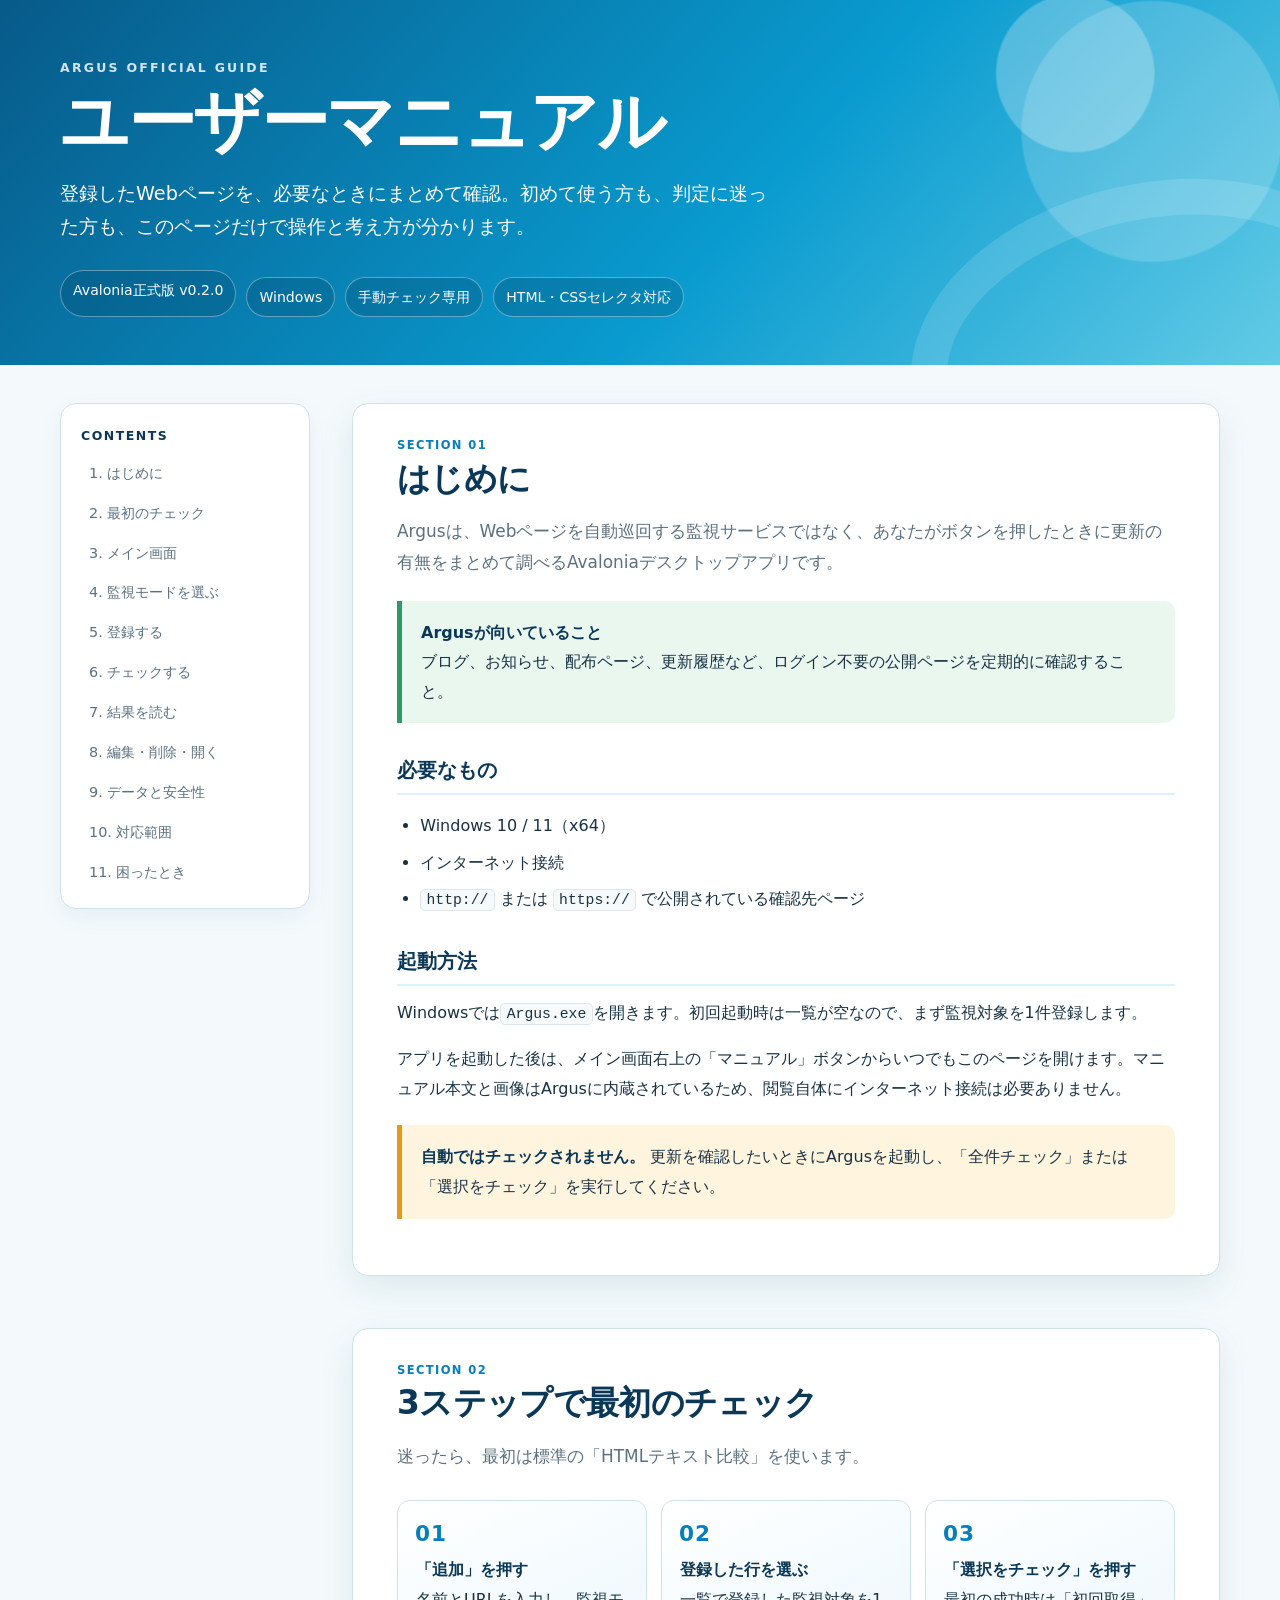
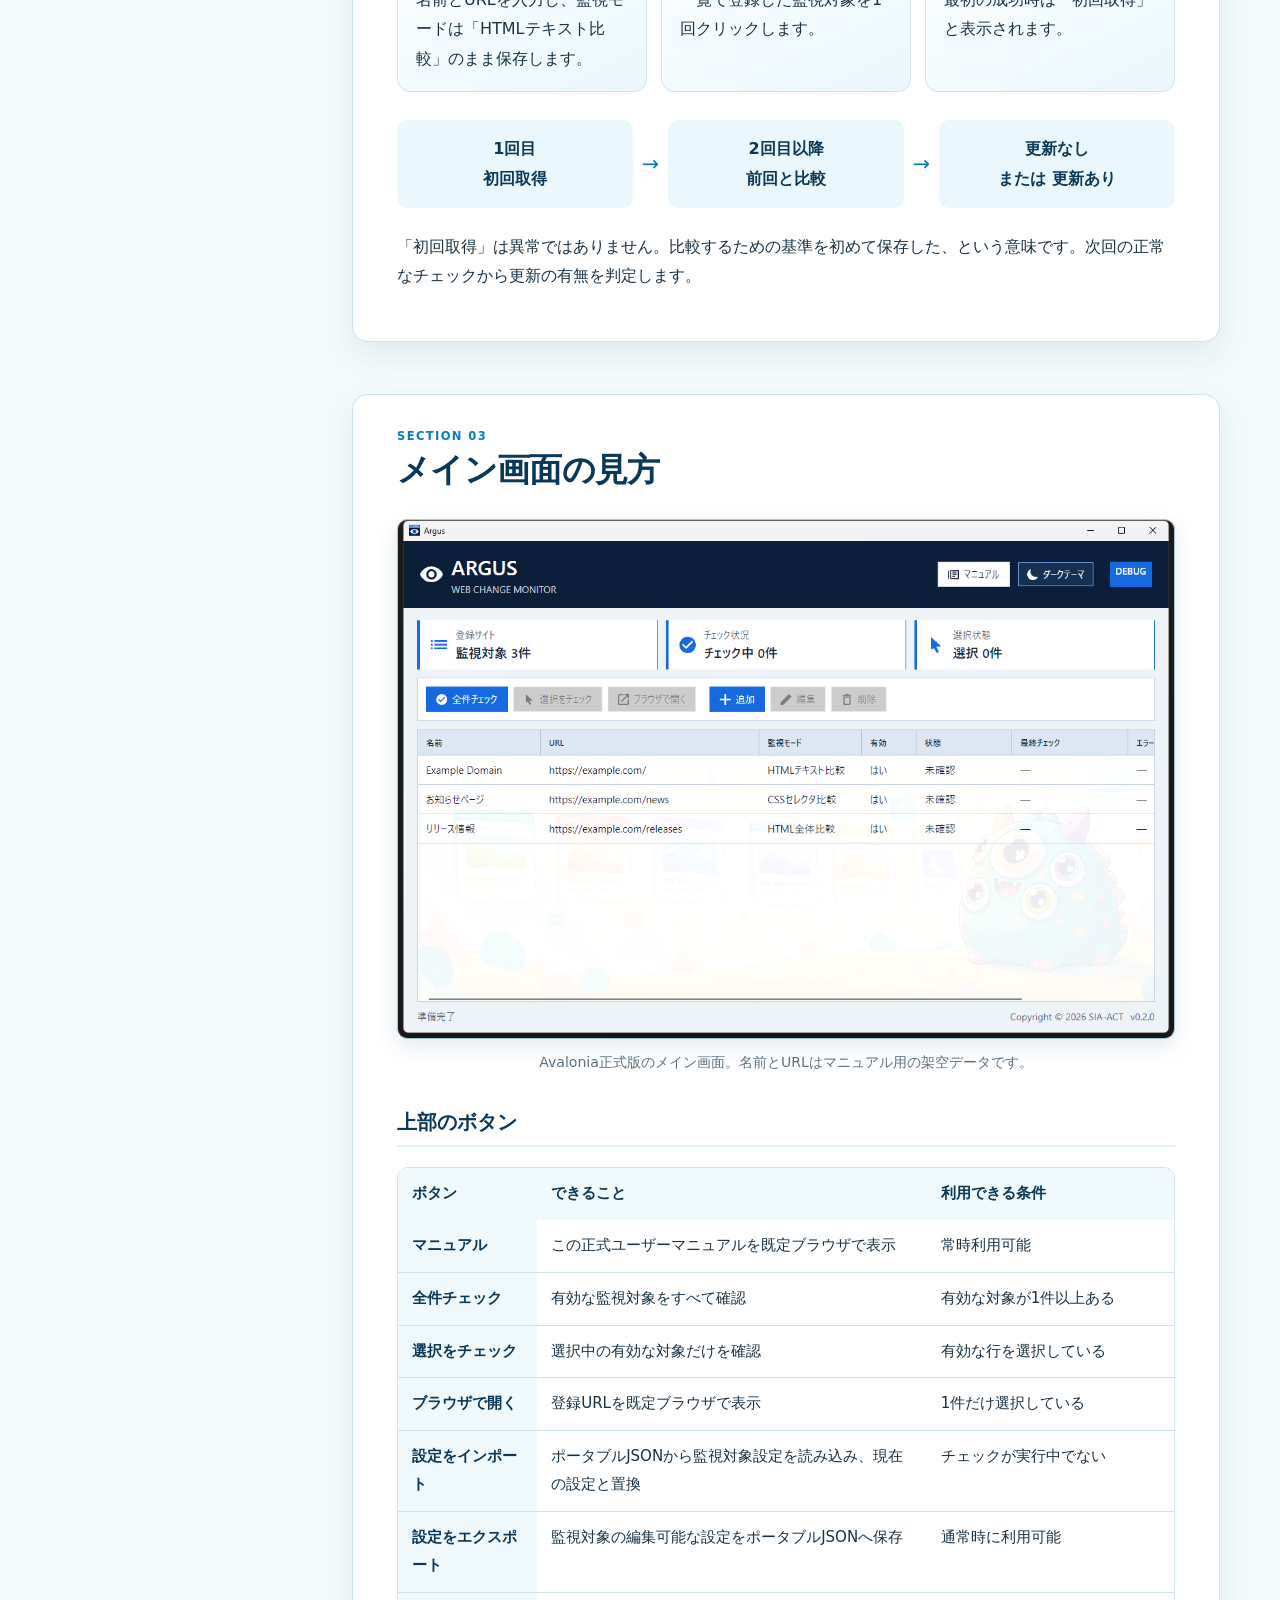
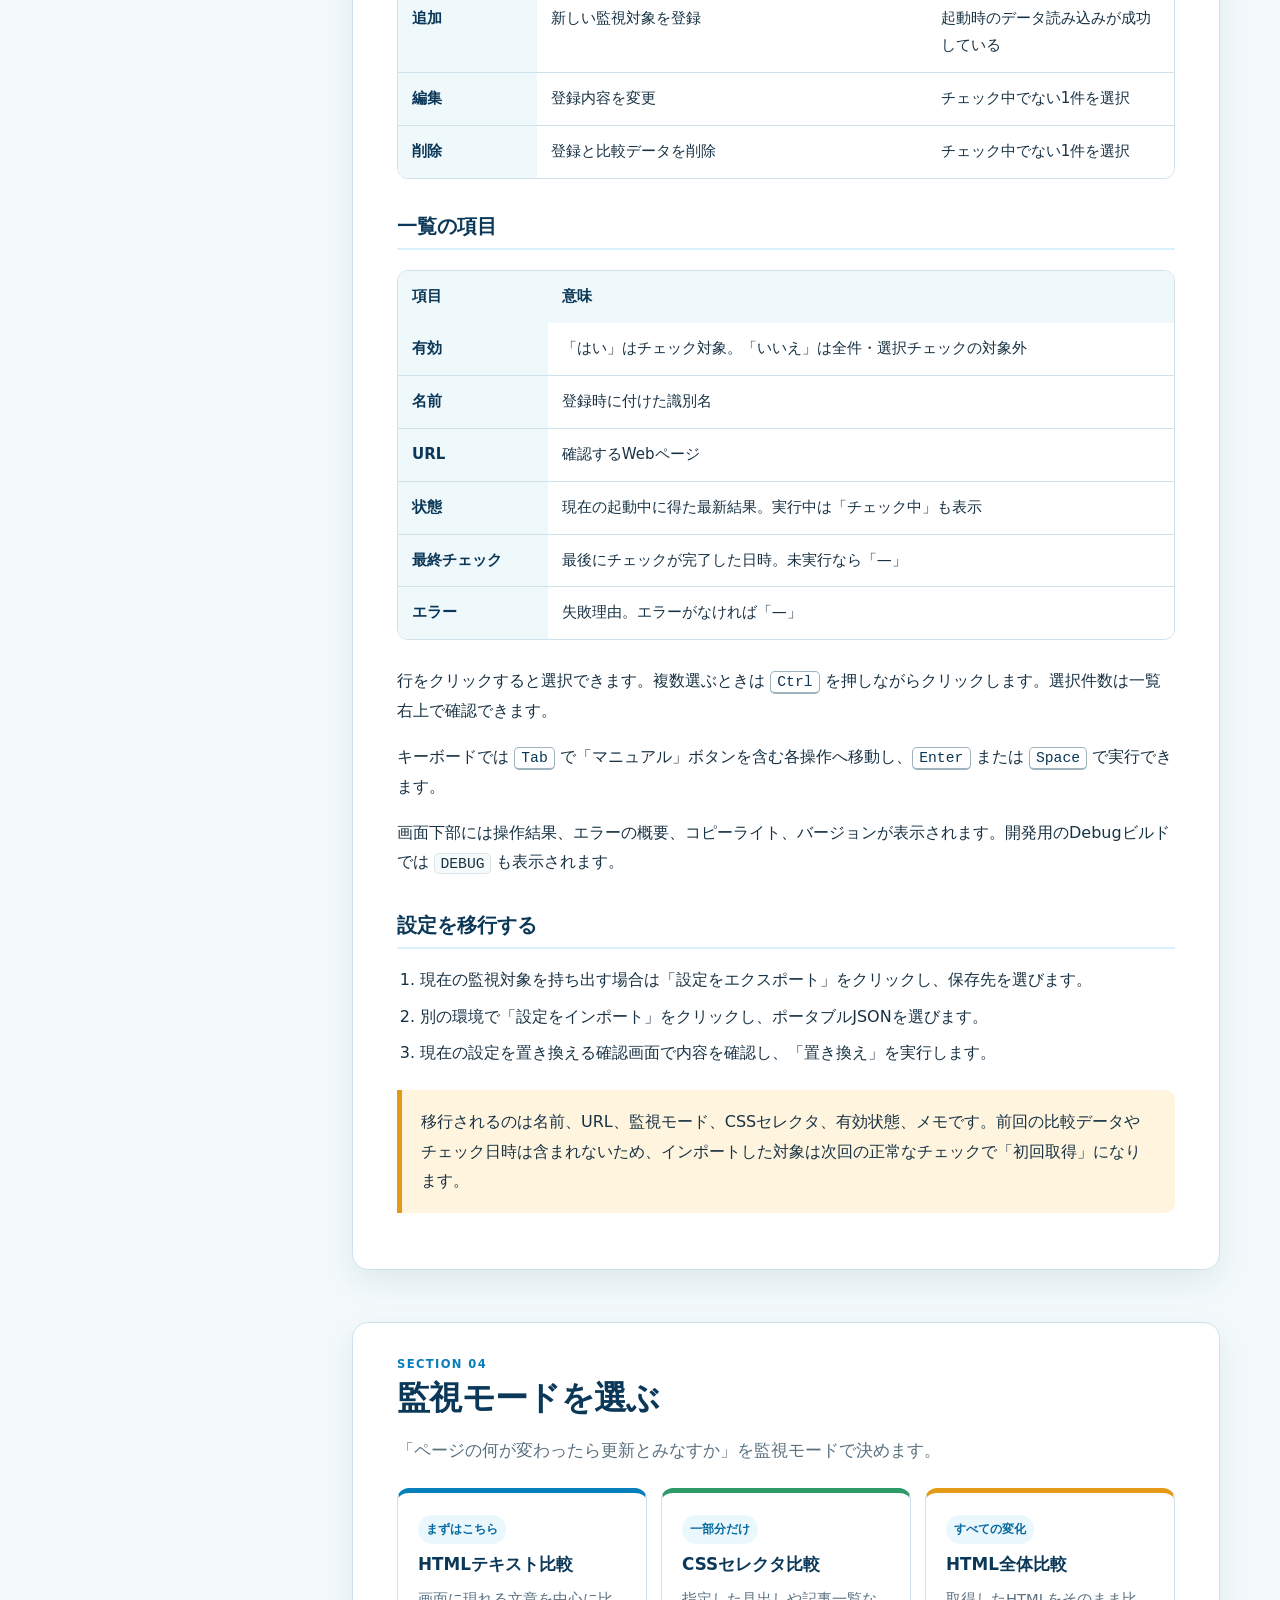
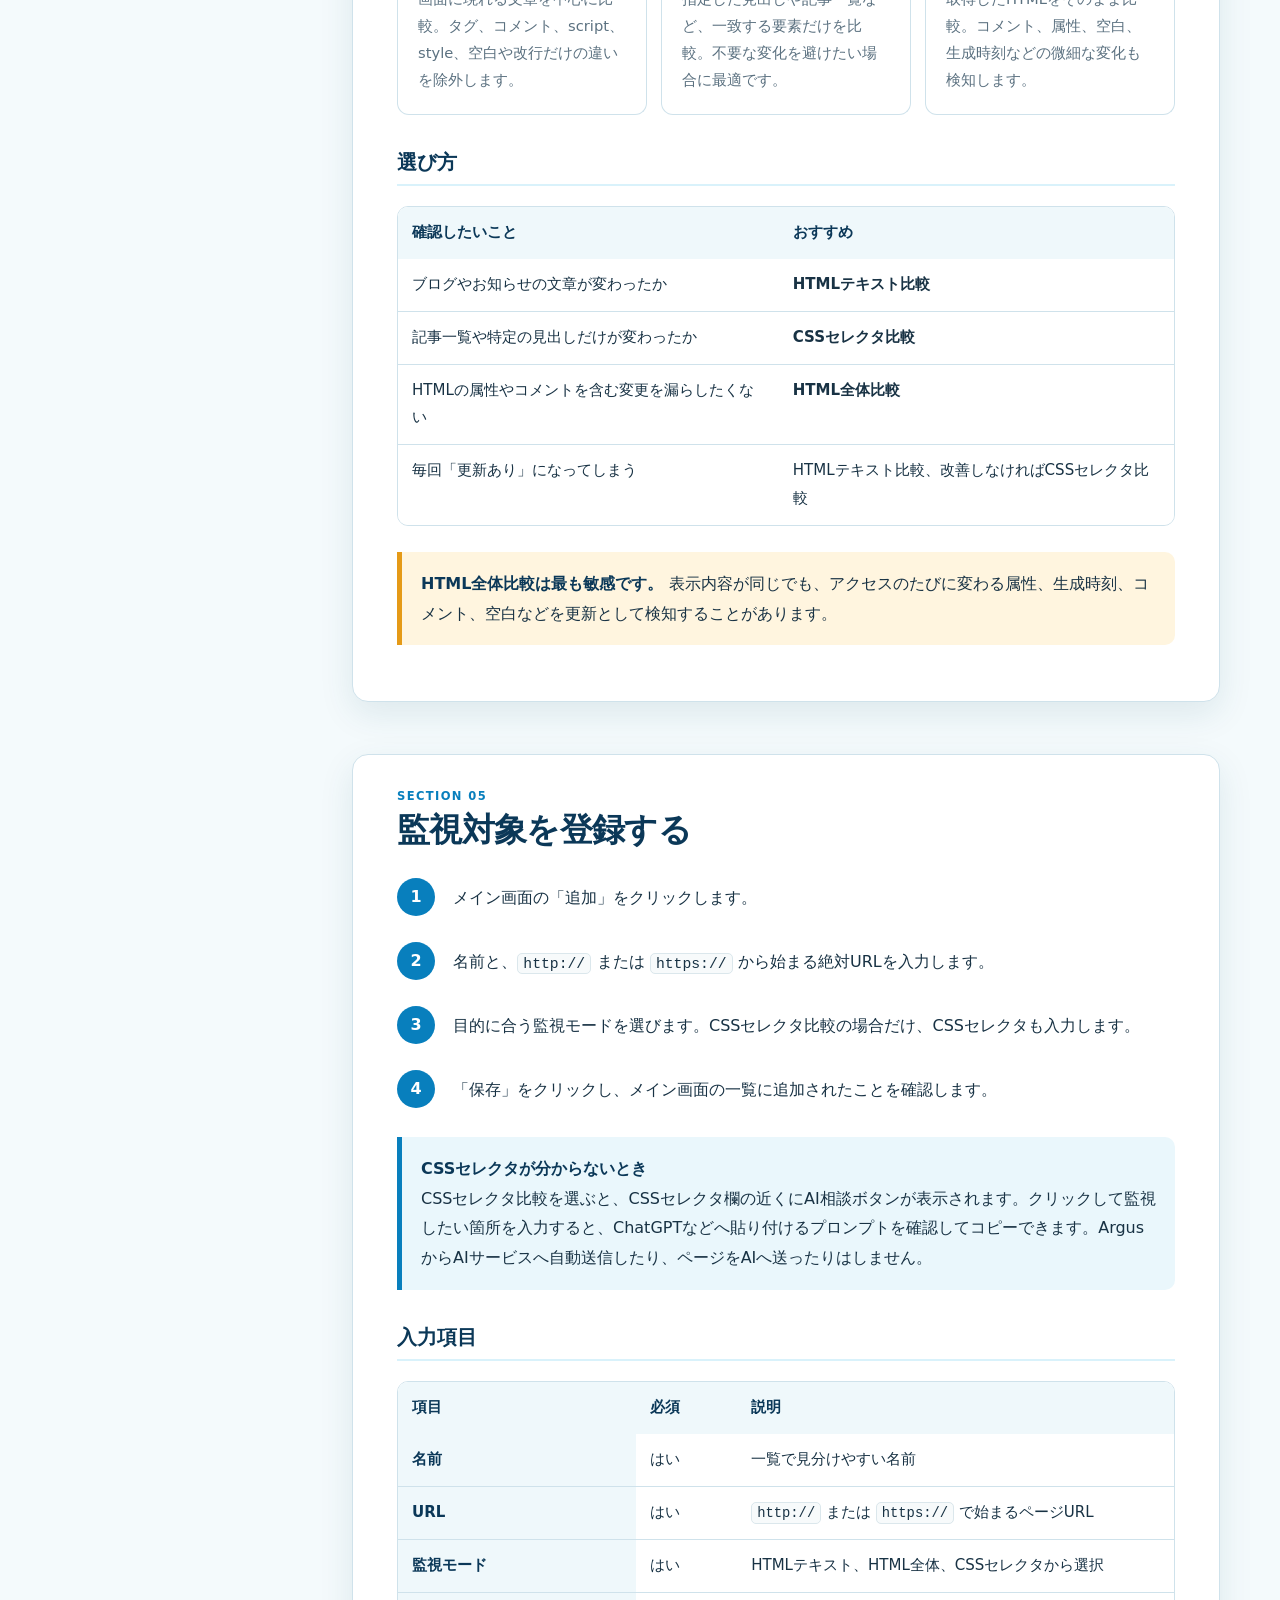
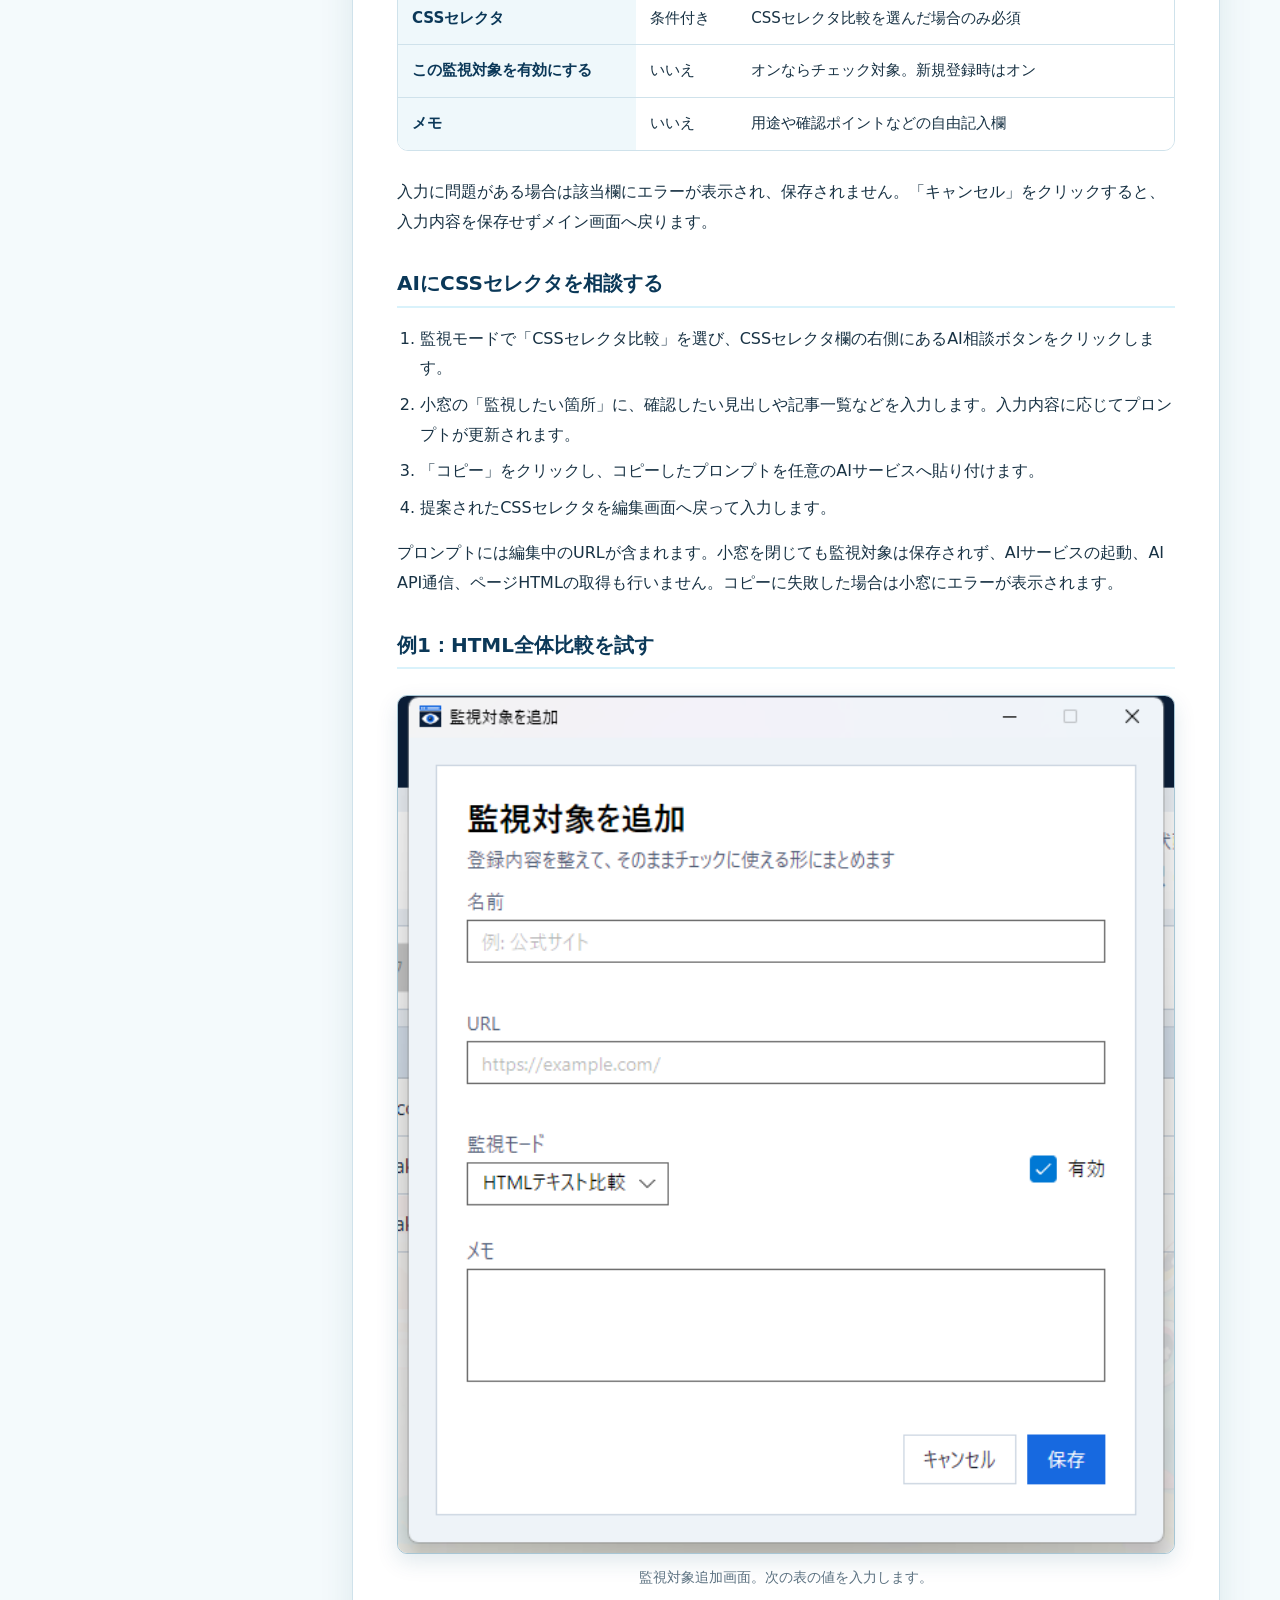
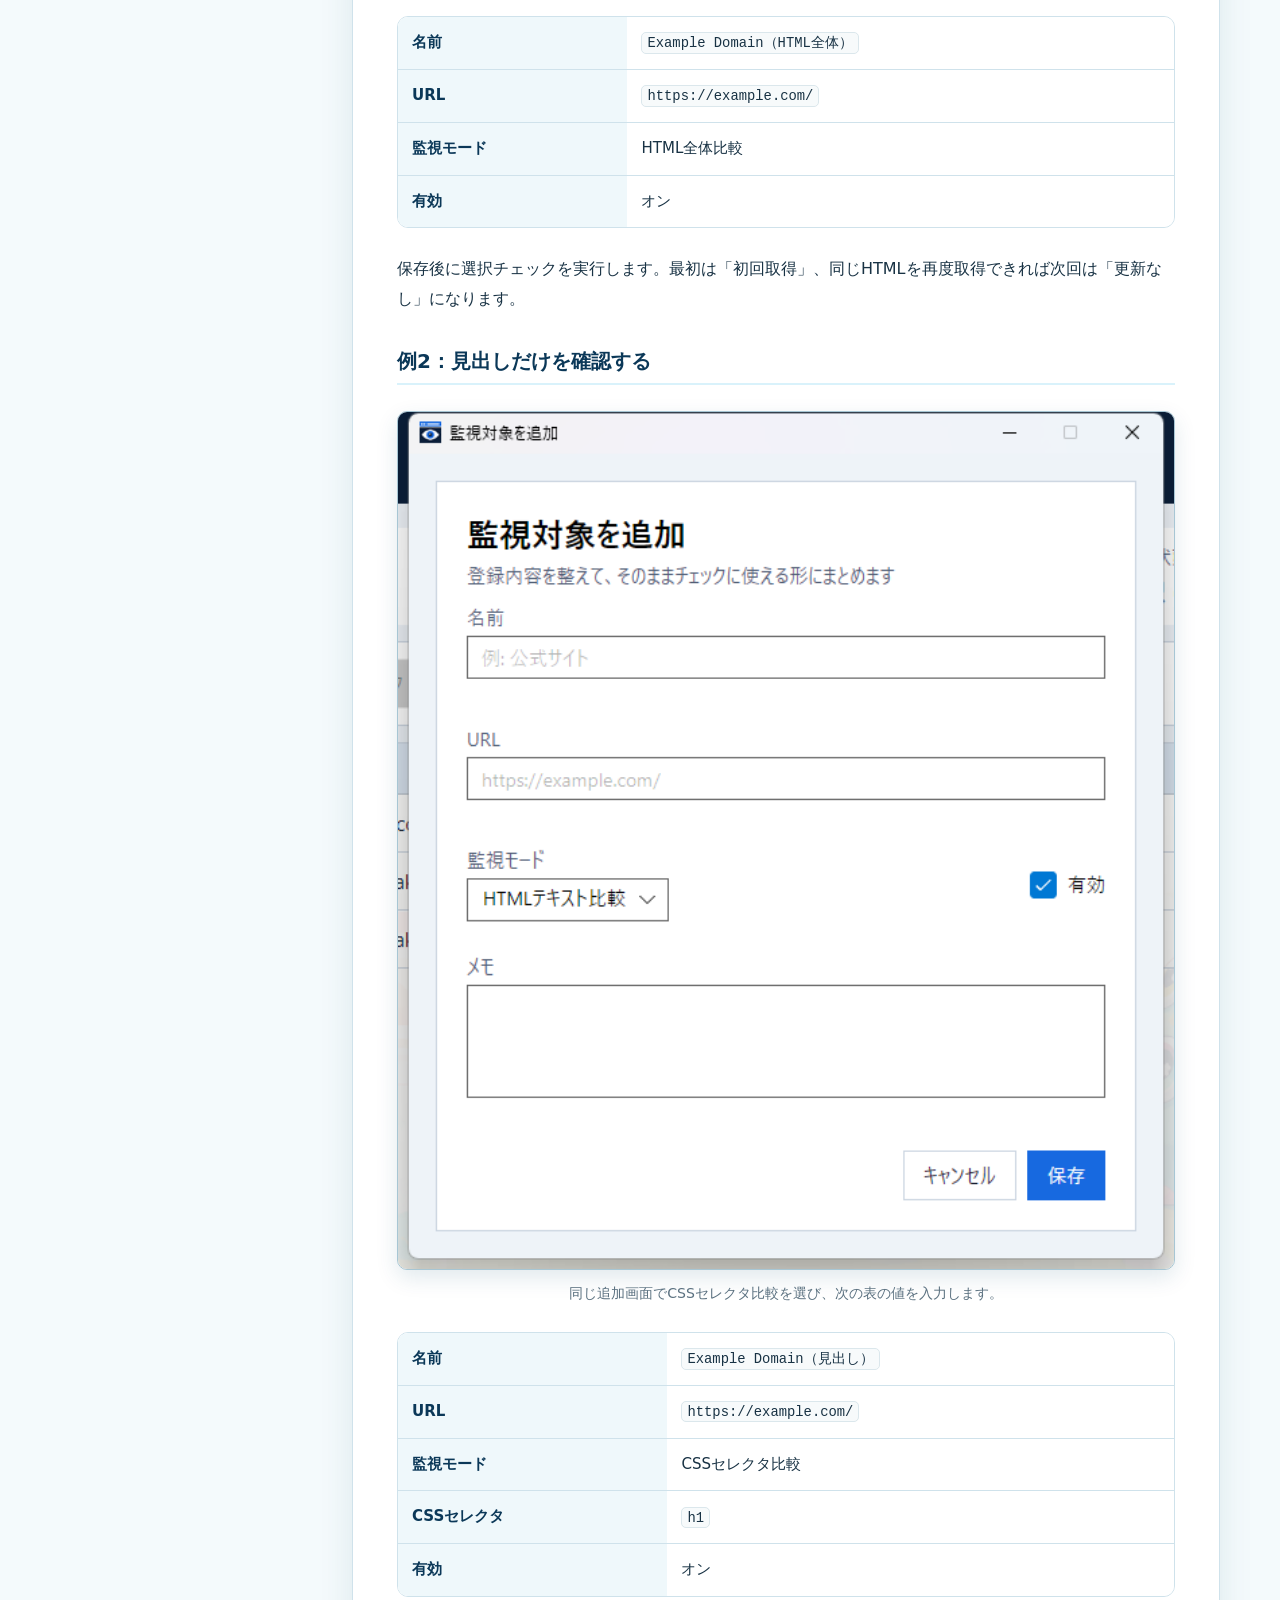
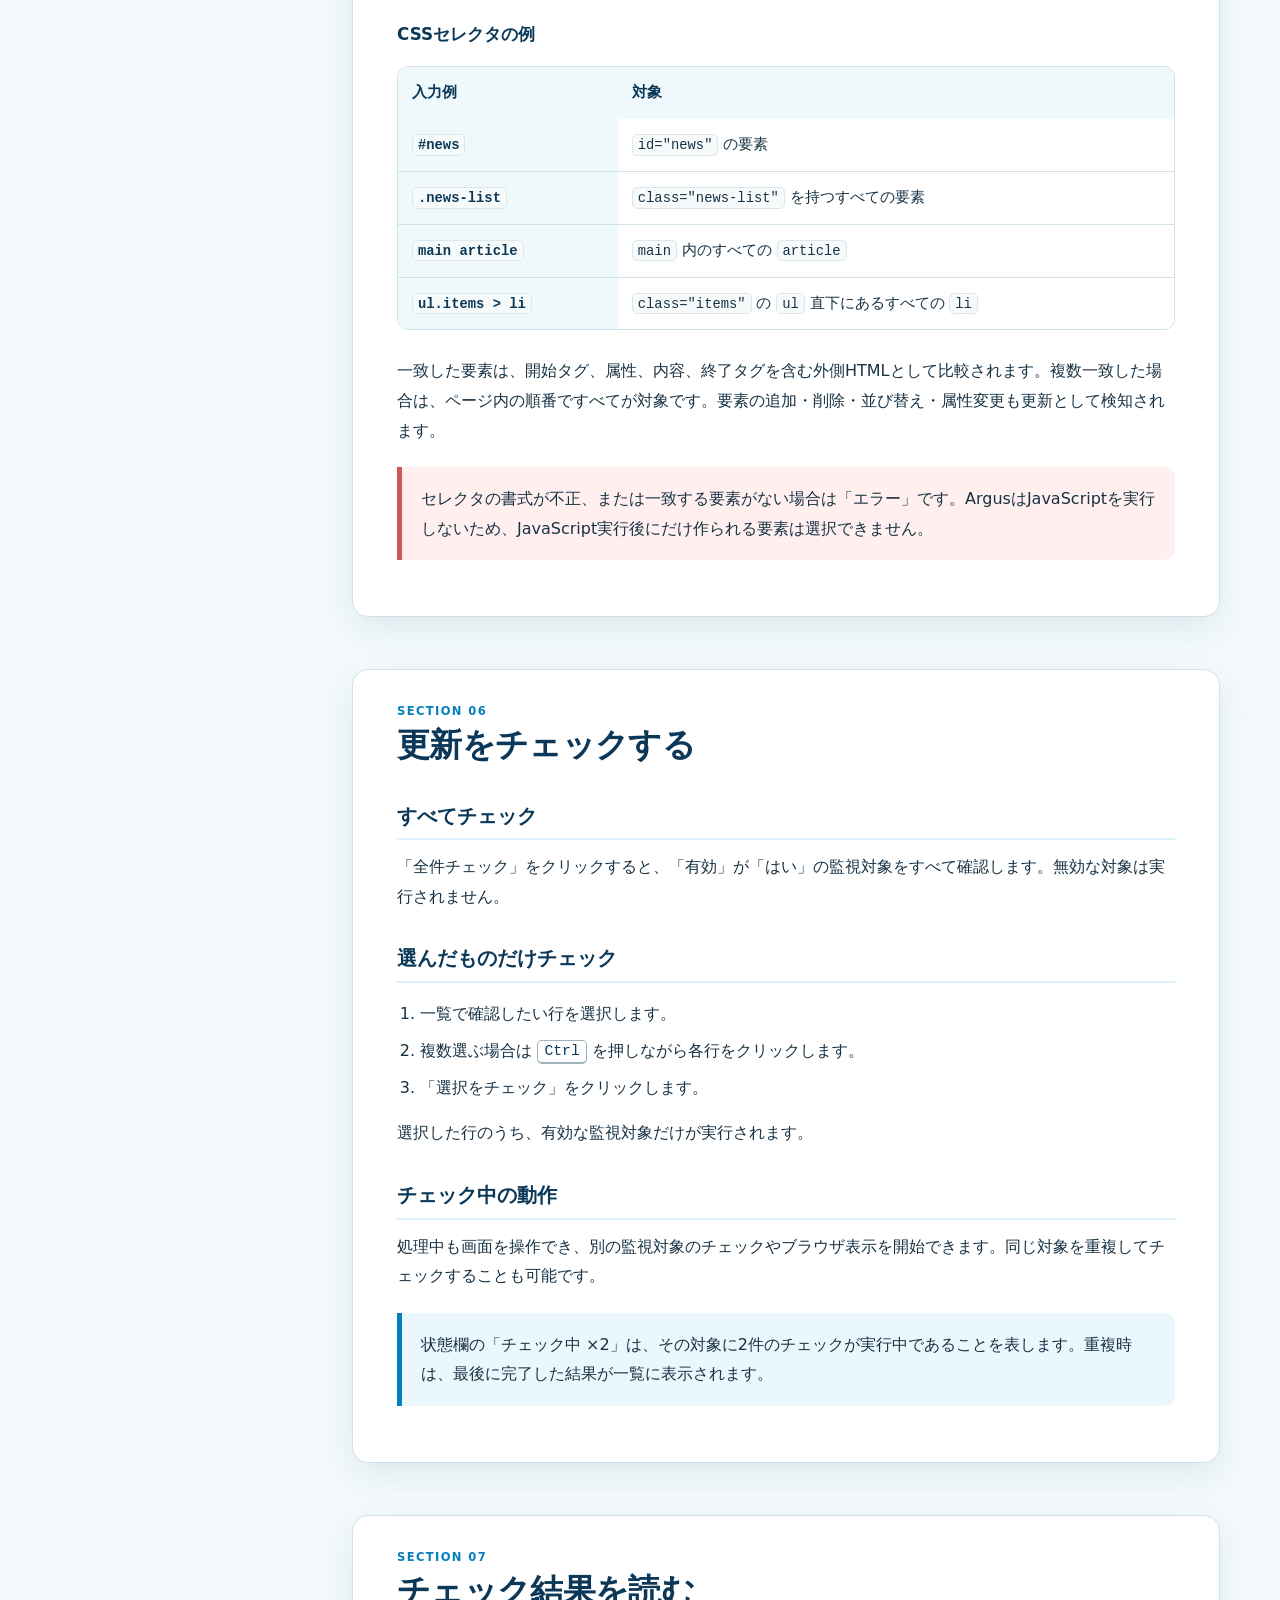
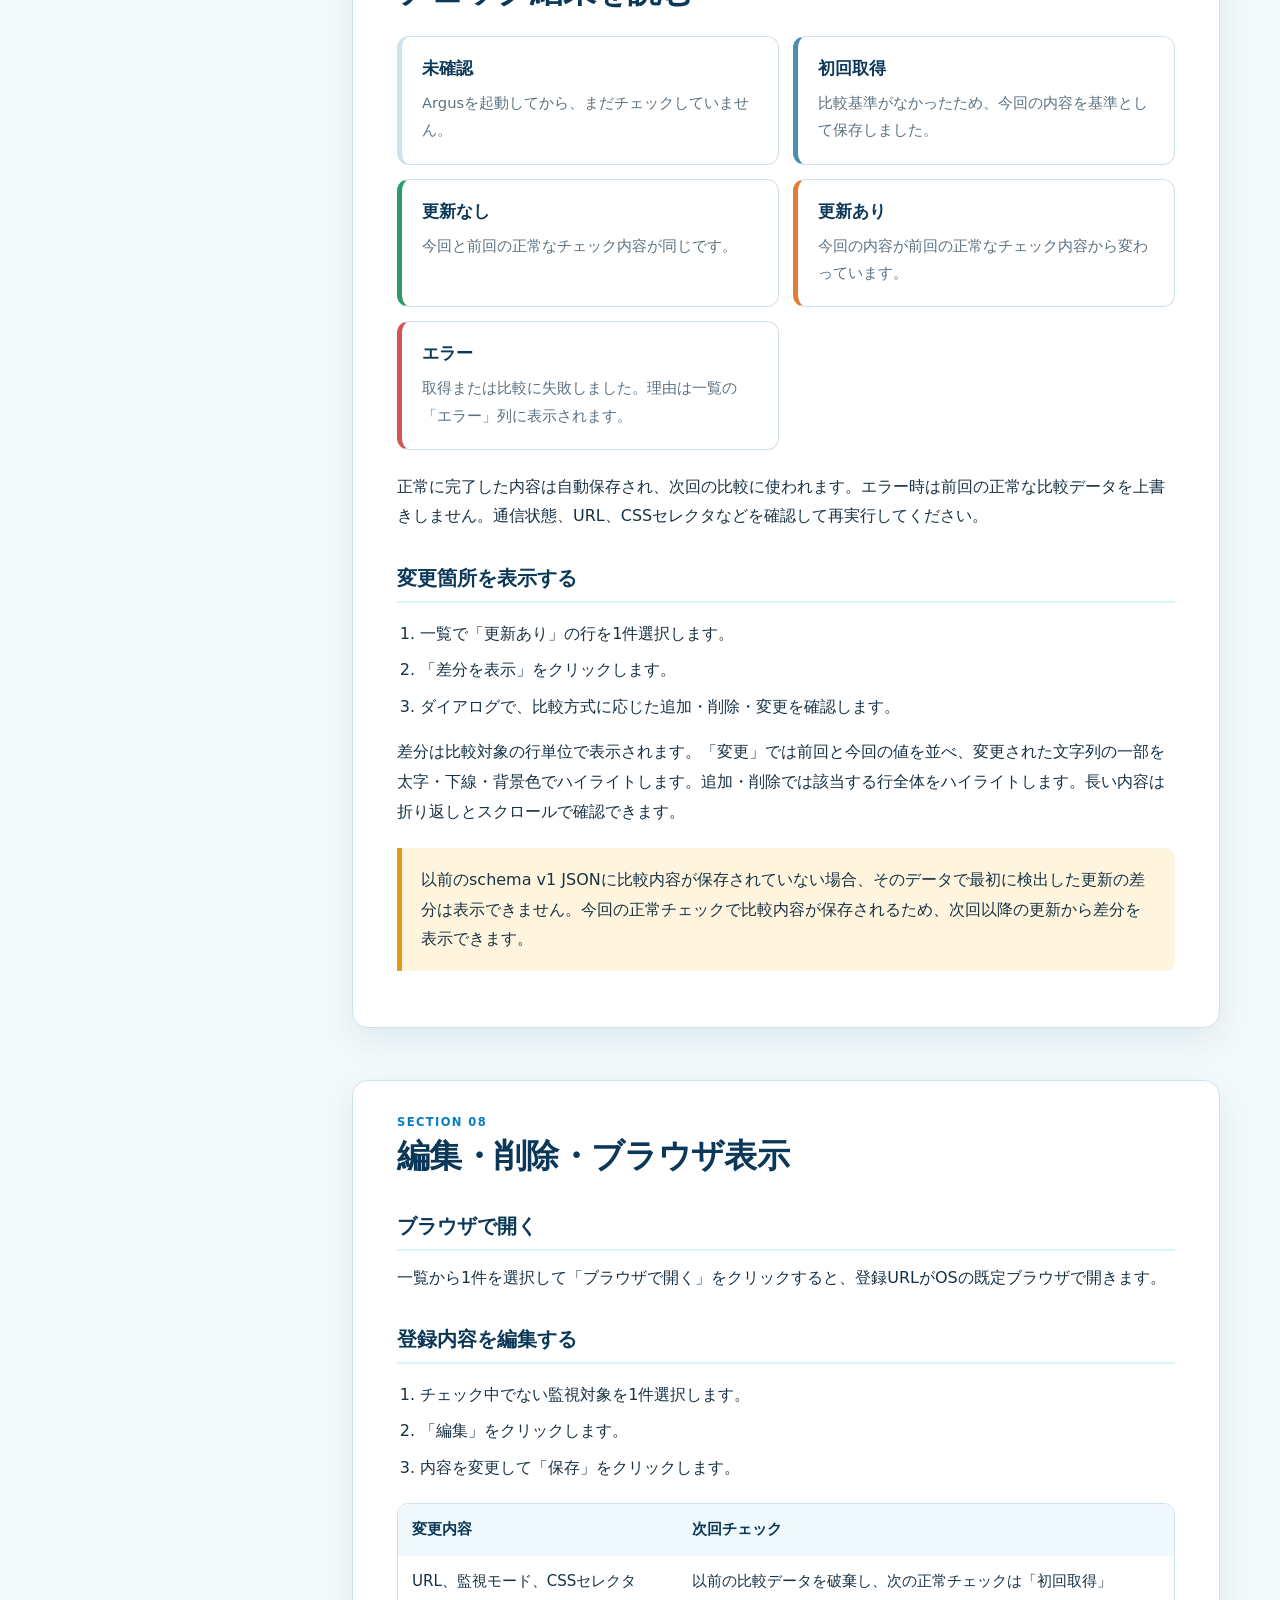
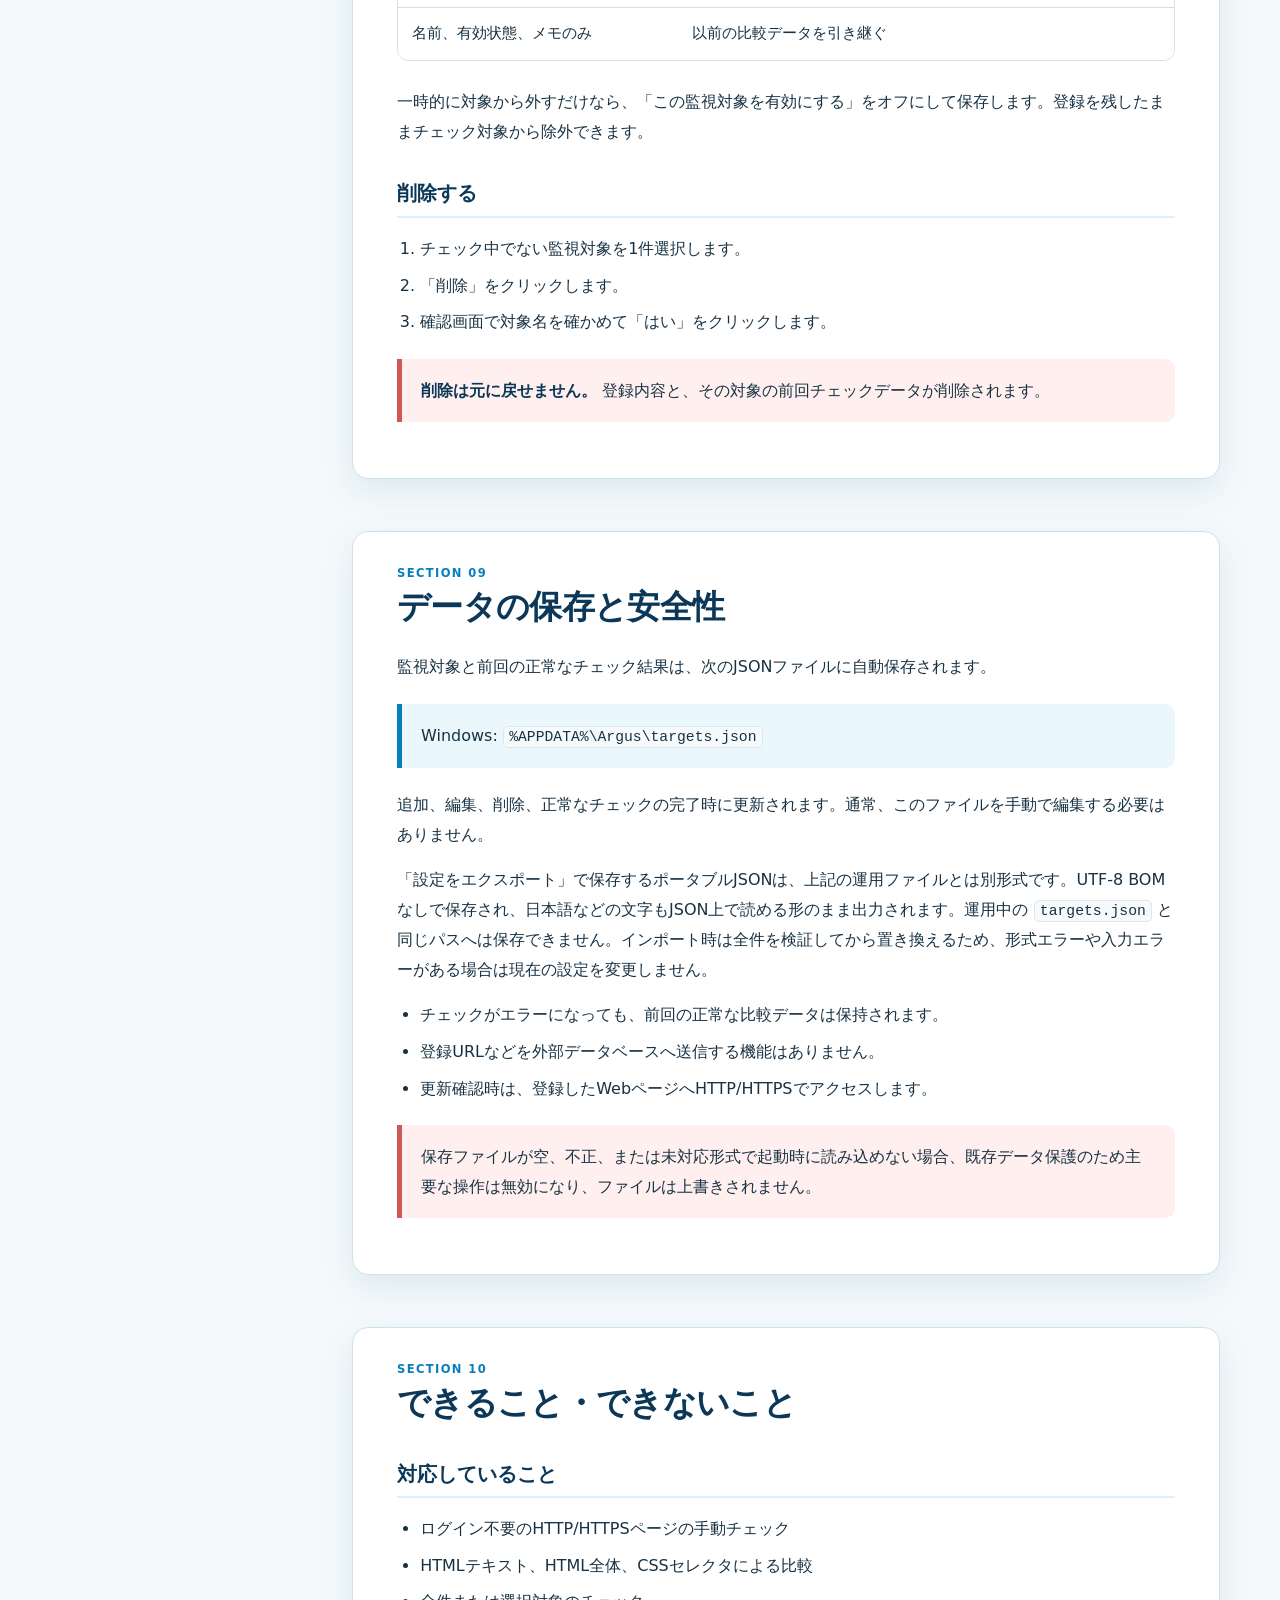
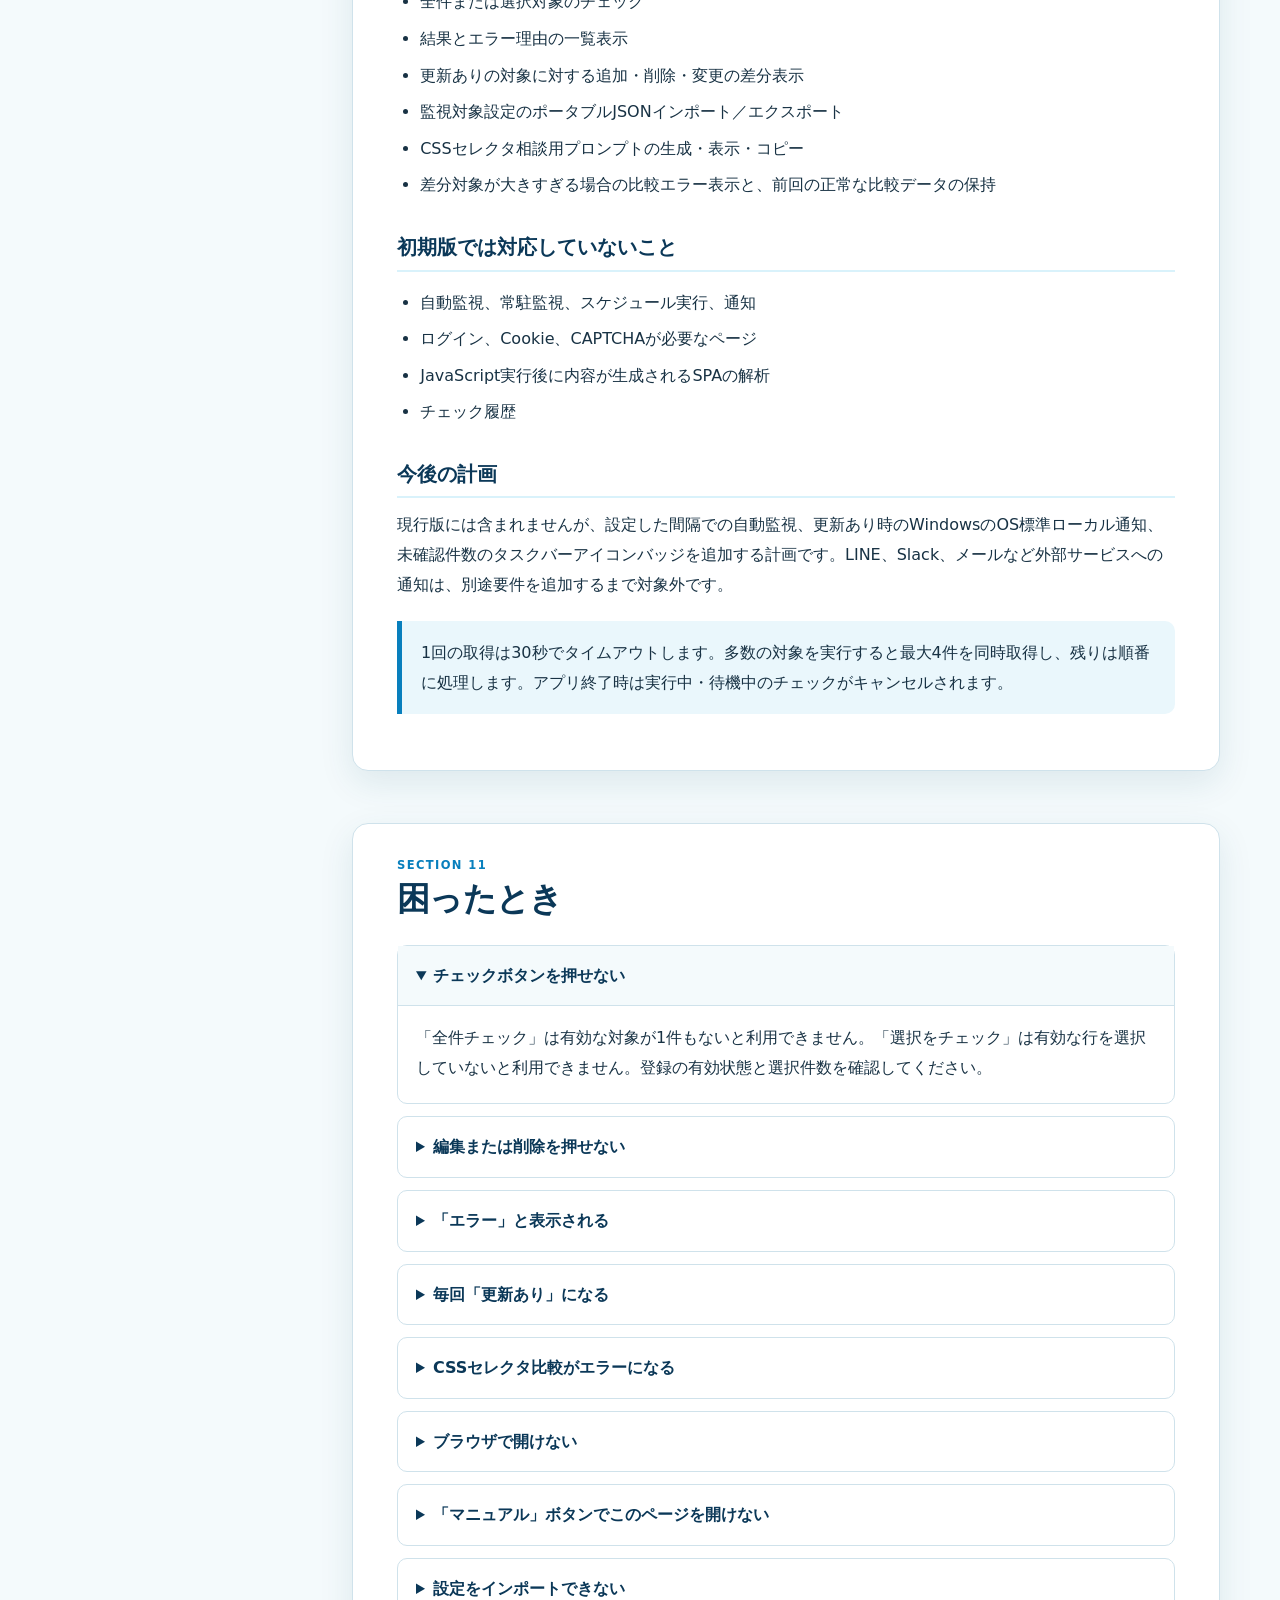
<file: Manual/index.html>
<!doctype html>
<html lang="ja">
<head>
  <meta charset="utf-8">
  <meta name="viewport" content="width=device-width, initial-scale=1">
  <meta name="description" content="ArgusでWebページの更新を手動確認するための公式ユーザーマニュアル">
  <title>Argus ユーザーマニュアル</title>
  <style>
    :root {
      color-scheme: light;
      --navy: #0b3858;
      --blue: #087fbd;
      --blue-dark: #056a9f;
      --blue-pale: #eaf7fc;
      --sky: #d9f2fb;
      --ink: #183244;
      --muted: #5b7180;
      --line: #cfe2eb;
      --surface: #ffffff;
      --page: #f4fafc;
      --green: #17754c;
      --green-pale: #e9f7ef;
      --amber: #8a5200;
      --amber-pale: #fff5df;
      --red: #a53030;
      --red-pale: #fff0ef;
      --shadow: 0 12px 34px rgba(24, 74, 101, 0.10);
      --radius: 16px;
    }

    * { box-sizing: border-box; }

    html {
      scroll-behavior: smooth;
      scroll-padding-top: 24px;
    }

    body {
      margin: 0;
      color: var(--ink);
      background: var(--page);
      font-family: "Yu Gothic UI", "Meiryo", system-ui, sans-serif;
      font-size: 16px;
      line-height: 1.85;
    }

    a { color: var(--blue-dark); }
    a:hover { color: var(--navy); }
    img { max-width: 100%; height: auto; }
    code, kbd {
      font-family: Consolas, "Courier New", monospace;
      font-size: 0.92em;
    }

    code {
      padding: 0.12em 0.36em;
      border: 1px solid #dbe7ec;
      border-radius: 5px;
      background: #f7fafb;
    }

    kbd {
      padding: 0.14em 0.42em;
      border: 1px solid #9fb3bd;
      border-bottom-width: 2px;
      border-radius: 5px;
      background: #fff;
      color: var(--navy);
    }

    .skip-link {
      position: absolute;
      top: -80px;
      left: 16px;
      z-index: 10;
      padding: 10px 14px;
      border-radius: 8px;
      background: var(--navy);
      color: #fff;
    }

    .skip-link:focus { top: 12px; }

    .hero {
      position: relative;
      overflow: hidden;
      color: #fff;
      background:
        radial-gradient(circle at 84% 20%, rgba(255,255,255,.26) 0 7%, transparent 7.2%),
        radial-gradient(circle at 90% 36%, rgba(255,255,255,.17) 0 11%, transparent 11.2%),
        linear-gradient(132deg, #075a89 0%, #099bcf 58%, #62cbe6 100%);
    }

    .hero::after {
      content: "";
      position: absolute;
      right: -120px;
      bottom: -150px;
      width: 420px;
      height: 260px;
      border: 36px solid rgba(255,255,255,.13);
      border-radius: 50%;
      transform: rotate(-12deg);
    }

    .hero-inner {
      position: relative;
      z-index: 1;
      width: min(1160px, calc(100% - 40px));
      margin: 0 auto;
      padding: 56px 0 48px;
    }

    .eyebrow {
      margin: 0 0 6px;
      font-size: 0.78rem;
      font-weight: 700;
      letter-spacing: 0.18em;
      text-transform: uppercase;
      opacity: .82;
    }

    h1 {
      margin: 0;
      font-size: clamp(2.25rem, 6vw, 4.25rem);
      line-height: 1.08;
      letter-spacing: -0.035em;
    }

    .hero-copy {
      max-width: 720px;
      margin: 18px 0 0;
      font-size: clamp(1rem, 2vw, 1.2rem);
      line-height: 1.75;
    }

    .hero-meta {
      display: flex;
      flex-wrap: wrap;
      gap: 10px;
      margin: 26px 0 0;
      padding: 0;
      list-style: none;
    }

    .hero-meta li {
      padding: 6px 12px;
      border: 1px solid rgba(255,255,255,.35);
      border-radius: 999px;
      background: rgba(4,55,87,.22);
      font-size: .88rem;
    }

    .layout {
      display: grid;
      grid-template-columns: 250px minmax(0, 1fr);
      gap: 42px;
      width: min(1160px, calc(100% - 40px));
      margin: 38px auto 72px;
      align-items: start;
    }

    .toc {
      position: sticky;
      top: 20px;
      padding: 20px;
      border: 1px solid var(--line);
      border-radius: var(--radius);
      background: rgba(255,255,255,.94);
      box-shadow: 0 8px 24px rgba(24,74,101,.06);
    }

    .toc-title {
      margin: 0 0 10px;
      color: var(--navy);
      font-size: .78rem;
      font-weight: 800;
      letter-spacing: .12em;
      text-transform: uppercase;
    }

    .toc ol {
      margin: 0;
      padding: 0;
      list-style: none;
    }

    .toc a {
      display: block;
      padding: 6px 8px;
      border-radius: 7px;
      color: var(--muted);
      font-size: .9rem;
      line-height: 1.45;
      text-decoration: none;
    }

    .toc a:hover, .toc a:focus-visible {
      color: var(--navy);
      background: var(--blue-pale);
    }

    main { min-width: 0; }

    section {
      margin: 0 0 52px;
      padding: 34px clamp(22px, 4vw, 44px);
      border: 1px solid var(--line);
      border-radius: var(--radius);
      background: var(--surface);
      box-shadow: var(--shadow);
    }

    h2, h3, h4 {
      color: var(--navy);
      line-height: 1.38;
    }

    h2 {
      margin: 0 0 22px;
      font-size: clamp(1.55rem, 3vw, 2.05rem);
      letter-spacing: -.02em;
    }

    h2 .num {
      display: block;
      margin-bottom: 3px;
      color: var(--blue);
      font-size: .72rem;
      letter-spacing: .12em;
      text-transform: uppercase;
    }

    h3 {
      margin: 34px 0 12px;
      padding-bottom: 8px;
      border-bottom: 2px solid var(--sky);
      font-size: 1.25rem;
    }

    h4 { margin: 26px 0 8px; font-size: 1.05rem; }
    p { margin: 0 0 16px; }
    ul, ol { padding-left: 1.45em; }
    li + li { margin-top: 7px; }

    .lead {
      margin-top: -8px;
      color: var(--muted);
      font-size: 1.06rem;
    }

    .quick-start {
      display: grid;
      grid-template-columns: repeat(3, 1fr);
      gap: 14px;
      margin: 28px 0;
      padding: 0;
      list-style: none;
      counter-reset: quick;
    }

    .quick-start li {
      position: relative;
      min-height: 148px;
      margin: 0;
      padding: 54px 18px 18px;
      border: 1px solid var(--line);
      border-radius: 13px;
      background: linear-gradient(155deg, #fff, var(--blue-pale));
      counter-increment: quick;
    }

    .quick-start li::before {
      content: counter(quick, decimal-leading-zero);
      position: absolute;
      top: 13px;
      left: 17px;
      color: var(--blue);
      font-size: 1.35rem;
      font-weight: 800;
      letter-spacing: .04em;
    }

    .quick-start strong { display: block; color: var(--navy); }

    .callout {
      margin: 22px 0;
      padding: 17px 19px;
      border-left: 5px solid var(--blue);
      border-radius: 0 10px 10px 0;
      background: var(--blue-pale);
    }

    .callout strong { color: var(--navy); }
    .callout p:last-child { margin-bottom: 0; }
    .callout.warning { border-color: #e59a17; background: var(--amber-pale); }
    .callout.danger { border-color: #d05757; background: var(--red-pale); }
    .callout.success { border-color: #2d9a68; background: var(--green-pale); }

    figure { margin: 26px 0; }

    figure img {
      display: block;
      width: 100%;
      border: 1px solid #a7c6d4;
      border-radius: 10px;
      background: #fff;
      box-shadow: 0 8px 22px rgba(12,71,103,.12);
    }

    figcaption {
      margin-top: 10px;
      color: var(--muted);
      font-size: .88rem;
      text-align: center;
    }

    .table-wrap {
      overflow-x: auto;
      margin: 20px 0 26px;
      border: 1px solid var(--line);
      border-radius: 11px;
    }

    table {
      width: 100%;
      border-collapse: collapse;
      background: #fff;
      font-size: .94rem;
    }

    th, td {
      padding: 12px 14px;
      border-bottom: 1px solid var(--line);
      text-align: left;
      vertical-align: top;
    }

    tr:last-child th, tr:last-child td { border-bottom: 0; }
    th { color: var(--navy); background: #eff8fb; font-weight: 700; }

    .mode-grid, .status-grid {
      display: grid;
      grid-template-columns: repeat(3, 1fr);
      gap: 14px;
      margin: 22px 0;
    }

    .mode-card, .status-card {
      padding: 20px;
      border: 1px solid var(--line);
      border-radius: 12px;
      background: #fff;
    }

    .mode-card h3, .status-card h3 {
      margin: 0 0 9px;
      padding: 0;
      border: 0;
      font-size: 1.05rem;
    }

    .mode-card p, .status-card p { margin: 0; color: var(--muted); font-size: .92rem; }
    .mode-card.recommended { border-top: 5px solid var(--blue); }
    .mode-card.precise { border-top: 5px solid #2d9a68; }
    .mode-card.sensitive { border-top: 5px solid #e59a17; }

    .badge {
      display: inline-block;
      margin-bottom: 9px;
      padding: 3px 8px;
      border-radius: 999px;
      color: var(--blue-dark);
      background: var(--blue-pale);
      font-size: .75rem;
      font-weight: 700;
    }

    .steps { counter-reset: steps; list-style: none; padding: 0; }
    .steps > li {
      position: relative;
      min-height: 48px;
      margin: 16px 0;
      padding: 8px 0 8px 56px;
      counter-increment: steps;
    }

    .steps > li::before {
      content: counter(steps);
      position: absolute;
      left: 0;
      top: 3px;
      display: grid;
      width: 38px;
      height: 38px;
      place-items: center;
      border-radius: 50%;
      color: #fff;
      background: var(--blue);
      font-weight: 800;
    }

    .status-grid { grid-template-columns: repeat(2, 1fr); }
    .status-card { border-left: 5px solid var(--line); }
    .status-card.first { border-left-color: #4c8fac; }
    .status-card.same { border-left-color: #2d9a68; }
    .status-card.changed { border-left-color: #e27d31; }
    .status-card.error { border-left-color: #d05757; }

    details {
      margin: 12px 0;
      border: 1px solid var(--line);
      border-radius: 10px;
      background: #fff;
    }

    summary {
      padding: 15px 18px;
      color: var(--navy);
      cursor: pointer;
      font-weight: 700;
    }

    details[open] summary { border-bottom: 1px solid var(--line); background: #f4fafc; }
    .details-body { padding: 17px 18px 5px; }

    .mini-flow {
      display: flex;
      align-items: stretch;
      gap: 9px;
      margin: 24px 0;
    }

    .mini-flow div {
      flex: 1;
      padding: 14px;
      border-radius: 10px;
      color: var(--navy);
      background: var(--blue-pale);
      text-align: center;
      font-weight: 700;
    }

    .mini-flow span { align-self: center; color: var(--blue); font-size: 1.3rem; }

    .footer {
      padding: 34px 20px 48px;
      color: #d9edf5;
      background: var(--navy);
      text-align: center;
    }

    .footer strong { color: #fff; }
    .footer p { margin: 4px 0; }

    @media (max-width: 900px) {
      .layout { grid-template-columns: 1fr; gap: 22px; }
      .toc { position: static; }
      .toc ol { columns: 2; }
      .quick-start, .mode-grid { grid-template-columns: 1fr; }
      .quick-start li { min-height: 0; }
    }

    @media (max-width: 620px) {
      body { font-size: 15px; }
      .hero-inner, .layout { width: min(100% - 24px, 1160px); }
      .hero-inner { padding: 38px 0 36px; }
      .layout { margin-top: 18px; }
      section { padding: 26px 18px; margin-bottom: 24px; border-radius: 12px; }
      .toc ol { columns: 1; }
      .status-grid { grid-template-columns: 1fr; }
      .mini-flow { display: grid; }
      .mini-flow span { transform: rotate(90deg); text-align: center; }
      th, td { min-width: 130px; padding: 10px; }
    }

    @media print {
      body { background: #fff; font-size: 11pt; }
      .hero { color: var(--ink); background: #fff; border-bottom: 2px solid var(--navy); }
      .hero-inner { padding: 24px 0; }
      .hero-meta li { border-color: var(--line); background: #fff; }
      .layout { display: block; width: 100%; margin: 0; }
      .toc { display: none; }
      section { break-inside: avoid; margin: 0; padding: 24px 0; border: 0; border-radius: 0; box-shadow: none; }
      .footer { color: var(--ink); background: #fff; border-top: 1px solid var(--line); }
      .footer strong { color: var(--ink); }
      a { color: inherit; text-decoration: none; }
    }
  </style>
</head>
<body>
  <a class="skip-link" href="#content">本文へ移動</a>

  <header class="hero">
    <div class="hero-inner">
      <p class="eyebrow">Argus official guide</p>
      <h1>ユーザーマニュアル</h1>
      <p class="hero-copy">登録したWebページを、必要なときにまとめて確認。初めて使う方も、判定に迷った方も、このページだけで操作と考え方が分かります。</p>
      <ul class="hero-meta" aria-label="対応情報">
        <li>Avalonia正式版 v0.2.0</li>
        <li>Windows</li>
        <li>手動チェック専用</li>
        <li>HTML・CSSセレクタ対応</li>
      </ul>
    </div>
  </header>

  <div class="layout">
    <nav class="toc" aria-label="目次">
      <p class="toc-title">Contents</p>
      <ol>
        <li><a href="#start">1. はじめに</a></li>
        <li><a href="#quickstart">2. 最初のチェック</a></li>
        <li><a href="#main-screen">3. メイン画面</a></li>
        <li><a href="#modes">4. 監視モードを選ぶ</a></li>
        <li><a href="#register">5. 登録する</a></li>
        <li><a href="#check">6. チェックする</a></li>
        <li><a href="#results">7. 結果を読む</a></li>
        <li><a href="#manage">8. 編集・削除・開く</a></li>
        <li><a href="#data">9. データと安全性</a></li>
        <li><a href="#limits">10. 対応範囲</a></li>
        <li><a href="#trouble">11. 困ったとき</a></li>
      </ol>
    </nav>

    <main id="content">
      <section id="start">
        <h2><span class="num">Section 01</span>はじめに</h2>
        <p class="lead">Argusは、Webページを自動巡回する監視サービスではなく、あなたがボタンを押したときに更新の有無をまとめて調べるAvaloniaデスクトップアプリです。</p>

        <div class="callout success">
          <p><strong>Argusが向いていること</strong><br>ブログ、お知らせ、配布ページ、更新履歴など、ログイン不要の公開ページを定期的に確認すること。</p>
        </div>

        <h3>必要なもの</h3>
        <ul>
          <li>Windows 10 / 11（x64）</li>
          <li>インターネット接続</li>
          <li><code>http://</code> または <code>https://</code> で公開されている確認先ページ</li>
        </ul>

        <h3>起動方法</h3>
        <p>Windowsでは<code>Argus.exe</code>を開きます。初回起動時は一覧が空なので、まず監視対象を1件登録します。</p>
        <p>アプリを起動した後は、メイン画面右上の「マニュアル」ボタンからいつでもこのページを開けます。マニュアル本文と画像はArgusに内蔵されているため、閲覧自体にインターネット接続は必要ありません。</p>
        <div class="callout warning">
          <p><strong>自動ではチェックされません。</strong> 更新を確認したいときにArgusを起動し、「全件チェック」または「選択をチェック」を実行してください。</p>
        </div>
      </section>

      <section id="quickstart">
        <h2><span class="num">Section 02</span>3ステップで最初のチェック</h2>
        <p class="lead">迷ったら、最初は標準の「HTMLテキスト比較」を使います。</p>
        <ol class="quick-start">
          <li><strong>「追加」を押す</strong>名前とURLを入力し、監視モードは「HTMLテキスト比較」のまま保存します。</li>
          <li><strong>登録した行を選ぶ</strong>一覧で登録した監視対象を1回クリックします。</li>
          <li><strong>「選択をチェック」を押す</strong>最初の成功時は「初回取得」と表示されます。</li>
        </ol>
        <div class="mini-flow" aria-label="更新判定の流れ">
          <div>1回目<br>初回取得</div><span aria-hidden="true">→</span>
          <div>2回目以降<br>前回と比較</div><span aria-hidden="true">→</span>
          <div>更新なし<br>または 更新あり</div>
        </div>
        <p>「初回取得」は異常ではありません。比較するための基準を初めて保存した、という意味です。次回の正常なチェックから更新の有無を判定します。</p>
      </section>

      <section id="main-screen">
        <h2><span class="num">Section 03</span>メイン画面の見方</h2>
        <figure>
          <img src="main.png" width="1136" height="759" alt="ArgusのAvaloniaメイン画面。ヘッダー右側にマニュアルとテーマ切替、上部にチェック、設定移行、管理のボタン、中央に架空の監視対象一覧、下部にメッセージとv0.2.0を表示">
          <figcaption>Avalonia正式版のメイン画面。名前とURLはマニュアル用の架空データです。</figcaption>
        </figure>

        <h3>上部のボタン</h3>
        <div class="table-wrap">
          <table>
            <thead><tr><th scope="col">ボタン</th><th scope="col">できること</th><th scope="col">利用できる条件</th></tr></thead>
            <tbody>
              <tr><th scope="row">マニュアル</th><td>この正式ユーザーマニュアルを既定ブラウザで表示</td><td>常時利用可能</td></tr>
              <tr><th scope="row">全件チェック</th><td>有効な監視対象をすべて確認</td><td>有効な対象が1件以上ある</td></tr>
              <tr><th scope="row">選択をチェック</th><td>選択中の有効な対象だけを確認</td><td>有効な行を選択している</td></tr>
              <tr><th scope="row">ブラウザで開く</th><td>登録URLを既定ブラウザで表示</td><td>1件だけ選択している</td></tr>
              <tr><th scope="row">設定をインポート</th><td>ポータブルJSONから監視対象設定を読み込み、現在の設定と置換</td><td>チェックが実行中でない</td></tr>
              <tr><th scope="row">設定をエクスポート</th><td>監視対象の編集可能な設定をポータブルJSONへ保存</td><td>通常時に利用可能</td></tr>
              <tr><th scope="row">追加</th><td>新しい監視対象を登録</td><td>起動時のデータ読み込みが成功している</td></tr>
              <tr><th scope="row">編集</th><td>登録内容を変更</td><td>チェック中でない1件を選択</td></tr>
              <tr><th scope="row">削除</th><td>登録と比較データを削除</td><td>チェック中でない1件を選択</td></tr>
            </tbody>
          </table>
        </div>

        <h3>一覧の項目</h3>
        <div class="table-wrap">
          <table>
            <thead><tr><th scope="col">項目</th><th scope="col">意味</th></tr></thead>
            <tbody>
              <tr><th scope="row">有効</th><td>「はい」はチェック対象。「いいえ」は全件・選択チェックの対象外</td></tr>
              <tr><th scope="row">名前</th><td>登録時に付けた識別名</td></tr>
              <tr><th scope="row">URL</th><td>確認するWebページ</td></tr>
              <tr><th scope="row">状態</th><td>現在の起動中に得た最新結果。実行中は「チェック中」も表示</td></tr>
              <tr><th scope="row">最終チェック</th><td>最後にチェックが完了した日時。未実行なら「—」</td></tr>
              <tr><th scope="row">エラー</th><td>失敗理由。エラーがなければ「—」</td></tr>
            </tbody>
          </table>
        </div>
        <p>行をクリックすると選択できます。複数選ぶときは <kbd>Ctrl</kbd> を押しながらクリックします。選択件数は一覧右上で確認できます。</p>
        <p>キーボードでは <kbd>Tab</kbd> で「マニュアル」ボタンを含む各操作へ移動し、<kbd>Enter</kbd> または <kbd>Space</kbd> で実行できます。</p>
        <p>画面下部には操作結果、エラーの概要、コピーライト、バージョンが表示されます。開発用のDebugビルドでは <code>DEBUG</code> も表示されます。</p>

        <h3>設定を移行する</h3>
        <ol>
          <li>現在の監視対象を持ち出す場合は「設定をエクスポート」をクリックし、保存先を選びます。</li>
          <li>別の環境で「設定をインポート」をクリックし、ポータブルJSONを選びます。</li>
          <li>現在の設定を置き換える確認画面で内容を確認し、「置き換え」を実行します。</li>
        </ol>
        <div class="callout warning">
          <p>移行されるのは名前、URL、監視モード、CSSセレクタ、有効状態、メモです。前回の比較データやチェック日時は含まれないため、インポートした対象は次回の正常なチェックで「初回取得」になります。</p>
        </div>
      </section>

      <section id="modes">
        <h2><span class="num">Section 04</span>監視モードを選ぶ</h2>
        <p class="lead">「ページの何が変わったら更新とみなすか」を監視モードで決めます。</p>
        <div class="mode-grid">
          <article class="mode-card recommended">
            <span class="badge">まずはこちら</span>
            <h3>HTMLテキスト比較</h3>
            <p>画面に現れる文章を中心に比較。タグ、コメント、script、style、空白や改行だけの違いを除外します。</p>
          </article>
          <article class="mode-card precise">
            <span class="badge">一部分だけ</span>
            <h3>CSSセレクタ比較</h3>
            <p>指定した見出しや記事一覧など、一致する要素だけを比較。不要な変化を避けたい場合に最適です。</p>
          </article>
          <article class="mode-card sensitive">
            <span class="badge">すべての変化</span>
            <h3>HTML全体比較</h3>
            <p>取得したHTMLをそのまま比較。コメント、属性、空白、生成時刻などの微細な変化も検知します。</p>
          </article>
        </div>

        <h3>選び方</h3>
        <div class="table-wrap">
          <table>
            <thead><tr><th scope="col">確認したいこと</th><th scope="col">おすすめ</th></tr></thead>
            <tbody>
              <tr><td>ブログやお知らせの文章が変わったか</td><td><strong>HTMLテキスト比較</strong></td></tr>
              <tr><td>記事一覧や特定の見出しだけが変わったか</td><td><strong>CSSセレクタ比較</strong></td></tr>
              <tr><td>HTMLの属性やコメントを含む変更を漏らしたくない</td><td><strong>HTML全体比較</strong></td></tr>
              <tr><td>毎回「更新あり」になってしまう</td><td>HTMLテキスト比較、改善しなければCSSセレクタ比較</td></tr>
            </tbody>
          </table>
        </div>

        <div class="callout warning">
          <p><strong>HTML全体比較は最も敏感です。</strong> 表示内容が同じでも、アクセスのたびに変わる属性、生成時刻、コメント、空白などを更新として検知することがあります。</p>
        </div>
      </section>

      <section id="register">
        <h2><span class="num">Section 05</span>監視対象を登録する</h2>
        <ol class="steps">
          <li>メイン画面の「追加」をクリックします。</li>
          <li>名前と、<code>http://</code> または <code>https://</code> から始まる絶対URLを入力します。</li>
          <li>目的に合う監視モードを選びます。CSSセレクタ比較の場合だけ、CSSセレクタも入力します。</li>
          <li>「保存」をクリックし、メイン画面の一覧に追加されたことを確認します。</li>
        </ol>

        <div class="callout info">
          <p><strong>CSSセレクタが分からないとき</strong><br>CSSセレクタ比較を選ぶと、CSSセレクタ欄の近くにAI相談ボタンが表示されます。クリックして監視したい箇所を入力すると、ChatGPTなどへ貼り付けるプロンプトを確認してコピーできます。ArgusからAIサービスへ自動送信したり、ページをAIへ送ったりはしません。</p>
        </div>

        <h3>入力項目</h3>
        <div class="table-wrap">
          <table>
            <thead><tr><th scope="col">項目</th><th scope="col">必須</th><th scope="col">説明</th></tr></thead>
            <tbody>
              <tr><th scope="row">名前</th><td>はい</td><td>一覧で見分けやすい名前</td></tr>
              <tr><th scope="row">URL</th><td>はい</td><td><code>http://</code> または <code>https://</code> で始まるページURL</td></tr>
              <tr><th scope="row">監視モード</th><td>はい</td><td>HTMLテキスト、HTML全体、CSSセレクタから選択</td></tr>
              <tr><th scope="row">CSSセレクタ</th><td>条件付き</td><td>CSSセレクタ比較を選んだ場合のみ必須</td></tr>
              <tr><th scope="row">この監視対象を有効にする</th><td>いいえ</td><td>オンならチェック対象。新規登録時はオン</td></tr>
              <tr><th scope="row">メモ</th><td>いいえ</td><td>用途や確認ポイントなどの自由記入欄</td></tr>
            </tbody>
          </table>
        </div>
        <p>入力に問題がある場合は該当欄にエラーが表示され、保存されません。「キャンセル」をクリックすると、入力内容を保存せずメイン画面へ戻ります。</p>

        <h3>AIにCSSセレクタを相談する</h3>
        <ol>
          <li>監視モードで「CSSセレクタ比較」を選び、CSSセレクタ欄の右側にあるAI相談ボタンをクリックします。</li>
          <li>小窓の「監視したい箇所」に、確認したい見出しや記事一覧などを入力します。入力内容に応じてプロンプトが更新されます。</li>
          <li>「コピー」をクリックし、コピーしたプロンプトを任意のAIサービスへ貼り付けます。</li>
          <li>提案されたCSSセレクタを編集画面へ戻って入力します。</li>
        </ol>
        <p>プロンプトには編集中のURLが含まれます。小窓を閉じても監視対象は保存されず、AIサービスの起動、AI API通信、ページHTMLの取得も行いません。コピーに失敗した場合は小窓にエラーが表示されます。</p>

        <h3 id="whole-html-example">例1：HTML全体比較を試す</h3>
        <figure>
          <img src="entry.png" width="560" height="618" alt="Avalonia正式版の監視対象追加画面">
          <figcaption>監視対象追加画面。次の表の値を入力します。</figcaption>
        </figure>
        <div class="table-wrap">
          <table>
            <tbody>
              <tr><th scope="row">名前</th><td><code>Example Domain（HTML全体）</code></td></tr>
              <tr><th scope="row">URL</th><td><code>https://example.com/</code></td></tr>
              <tr><th scope="row">監視モード</th><td>HTML全体比較</td></tr>
              <tr><th scope="row">有効</th><td>オン</td></tr>
            </tbody>
          </table>
        </div>
        <p>保存後に選択チェックを実行します。最初は「初回取得」、同じHTMLを再度取得できれば次回は「更新なし」になります。</p>

        <h3 id="selector-example">例2：見出しだけを確認する</h3>
        <figure>
          <img src="entry.png" width="560" height="618" alt="Avalonia正式版の監視対象追加画面。CSSセレクタ比較を選ぶと専用入力欄が表示される">
          <figcaption>同じ追加画面でCSSセレクタ比較を選び、次の表の値を入力します。</figcaption>
        </figure>
        <div class="table-wrap">
          <table>
            <tbody>
              <tr><th scope="row">名前</th><td><code>Example Domain（見出し）</code></td></tr>
              <tr><th scope="row">URL</th><td><code>https://example.com/</code></td></tr>
              <tr><th scope="row">監視モード</th><td>CSSセレクタ比較</td></tr>
              <tr><th scope="row">CSSセレクタ</th><td><code>h1</code></td></tr>
              <tr><th scope="row">有効</th><td>オン</td></tr>
            </tbody>
          </table>
        </div>

        <h4>CSSセレクタの例</h4>
        <div class="table-wrap">
          <table>
            <thead><tr><th scope="col">入力例</th><th scope="col">対象</th></tr></thead>
            <tbody>
              <tr><th scope="row"><code>#news</code></th><td><code>id="news"</code> の要素</td></tr>
              <tr><th scope="row"><code>.news-list</code></th><td><code>class="news-list"</code> を持つすべての要素</td></tr>
              <tr><th scope="row"><code>main article</code></th><td><code>main</code> 内のすべての <code>article</code></td></tr>
              <tr><th scope="row"><code>ul.items &gt; li</code></th><td><code>class="items"</code> の <code>ul</code> 直下にあるすべての <code>li</code></td></tr>
            </tbody>
          </table>
        </div>
        <p>一致した要素は、開始タグ、属性、内容、終了タグを含む外側HTMLとして比較されます。複数一致した場合は、ページ内の順番ですべてが対象です。要素の追加・削除・並び替え・属性変更も更新として検知されます。</p>
        <div class="callout danger">
          <p>セレクタの書式が不正、または一致する要素がない場合は「エラー」です。ArgusはJavaScriptを実行しないため、JavaScript実行後にだけ作られる要素は選択できません。</p>
        </div>
      </section>

      <section id="check">
        <h2><span class="num">Section 06</span>更新をチェックする</h2>
        <h3>すべてチェック</h3>
        <p>「全件チェック」をクリックすると、「有効」が「はい」の監視対象をすべて確認します。無効な対象は実行されません。</p>

        <h3>選んだものだけチェック</h3>
        <ol>
          <li>一覧で確認したい行を選択します。</li>
          <li>複数選ぶ場合は <kbd>Ctrl</kbd> を押しながら各行をクリックします。</li>
          <li>「選択をチェック」をクリックします。</li>
        </ol>
        <p>選択した行のうち、有効な監視対象だけが実行されます。</p>

        <h3>チェック中の動作</h3>
        <p>処理中も画面を操作でき、別の監視対象のチェックやブラウザ表示を開始できます。同じ対象を重複してチェックすることも可能です。</p>
        <div class="callout">
          <p>状態欄の「チェック中 ×2」は、その対象に2件のチェックが実行中であることを表します。重複時は、最後に完了した結果が一覧に表示されます。</p>
        </div>
      </section>

      <section id="results">
        <h2><span class="num">Section 07</span>チェック結果を読む</h2>
        <div class="status-grid">
          <article class="status-card"><h3>未確認</h3><p>Argusを起動してから、まだチェックしていません。</p></article>
          <article class="status-card first"><h3>初回取得</h3><p>比較基準がなかったため、今回の内容を基準として保存しました。</p></article>
          <article class="status-card same"><h3>更新なし</h3><p>今回と前回の正常なチェック内容が同じです。</p></article>
          <article class="status-card changed"><h3>更新あり</h3><p>今回の内容が前回の正常なチェック内容から変わっています。</p></article>
          <article class="status-card error"><h3>エラー</h3><p>取得または比較に失敗しました。理由は一覧の「エラー」列に表示されます。</p></article>
        </div>
        <p>正常に完了した内容は自動保存され、次回の比較に使われます。エラー時は前回の正常な比較データを上書きしません。通信状態、URL、CSSセレクタなどを確認して再実行してください。</p>
        <h3>変更箇所を表示する</h3>
        <ol>
          <li>一覧で「更新あり」の行を1件選択します。</li>
          <li>「差分を表示」をクリックします。</li>
          <li>ダイアログで、比較方式に応じた追加・削除・変更を確認します。</li>
        </ol>
        <p>差分は比較対象の行単位で表示されます。「変更」では前回と今回の値を並べ、変更された文字列の一部を太字・下線・背景色でハイライトします。追加・削除では該当する行全体をハイライトします。長い内容は折り返しとスクロールで確認できます。</p>
        <div class="callout warning">
          <p>以前のschema v1 JSONに比較内容が保存されていない場合、そのデータで最初に検出した更新の差分は表示できません。今回の正常チェックで比較内容が保存されるため、次回以降の更新から差分を表示できます。</p>
        </div>
      </section>

      <section id="manage">
        <h2><span class="num">Section 08</span>編集・削除・ブラウザ表示</h2>
        <h3>ブラウザで開く</h3>
        <p>一覧から1件を選択して「ブラウザで開く」をクリックすると、登録URLがOSの既定ブラウザで開きます。</p>

        <h3>登録内容を編集する</h3>
        <ol>
          <li>チェック中でない監視対象を1件選択します。</li>
          <li>「編集」をクリックします。</li>
          <li>内容を変更して「保存」をクリックします。</li>
        </ol>
        <div class="table-wrap">
          <table>
            <thead><tr><th scope="col">変更内容</th><th scope="col">次回チェック</th></tr></thead>
            <tbody>
              <tr><td>URL、監視モード、CSSセレクタ</td><td>以前の比較データを破棄し、次の正常チェックは「初回取得」</td></tr>
              <tr><td>名前、有効状態、メモのみ</td><td>以前の比較データを引き継ぐ</td></tr>
            </tbody>
          </table>
        </div>
        <p>一時的に対象から外すだけなら、「この監視対象を有効にする」をオフにして保存します。登録を残したままチェック対象から除外できます。</p>

        <h3>削除する</h3>
        <ol>
          <li>チェック中でない監視対象を1件選択します。</li>
          <li>「削除」をクリックします。</li>
          <li>確認画面で対象名を確かめて「はい」をクリックします。</li>
        </ol>
        <div class="callout danger">
          <p><strong>削除は元に戻せません。</strong> 登録内容と、その対象の前回チェックデータが削除されます。</p>
        </div>
      </section>

      <section id="data">
        <h2><span class="num">Section 09</span>データの保存と安全性</h2>
        <p>監視対象と前回の正常なチェック結果は、次のJSONファイルに自動保存されます。</p>
        <div class="callout"><p>Windows: <code>%APPDATA%\Argus\targets.json</code></p></div>
        <p>追加、編集、削除、正常なチェックの完了時に更新されます。通常、このファイルを手動で編集する必要はありません。</p>
        <p>「設定をエクスポート」で保存するポータブルJSONは、上記の運用ファイルとは別形式です。UTF-8 BOMなしで保存され、日本語などの文字もJSON上で読める形のまま出力されます。運用中の <code>targets.json</code> と同じパスへは保存できません。インポート時は全件を検証してから置き換えるため、形式エラーや入力エラーがある場合は現在の設定を変更しません。</p>
        <ul>
          <li>チェックがエラーになっても、前回の正常な比較データは保持されます。</li>
          <li>登録URLなどを外部データベースへ送信する機能はありません。</li>
          <li>更新確認時は、登録したWebページへHTTP/HTTPSでアクセスします。</li>
        </ul>
        <div class="callout danger">
          <p>保存ファイルが空、不正、または未対応形式で起動時に読み込めない場合、既存データ保護のため主要な操作は無効になり、ファイルは上書きされません。</p>
        </div>
      </section>

      <section id="limits">
        <h2><span class="num">Section 10</span>できること・できないこと</h2>
        <h3>対応していること</h3>
        <ul>
          <li>ログイン不要のHTTP/HTTPSページの手動チェック</li>
          <li>HTMLテキスト、HTML全体、CSSセレクタによる比較</li>
          <li>全件または選択対象のチェック</li>
          <li>結果とエラー理由の一覧表示</li>
          <li>更新ありの対象に対する追加・削除・変更の差分表示</li>
          <li>監視対象設定のポータブルJSONインポート／エクスポート</li>
          <li>CSSセレクタ相談用プロンプトの生成・表示・コピー</li>
          <li>差分対象が大きすぎる場合の比較エラー表示と、前回の正常な比較データの保持</li>
        </ul>
        <h3>初期版では対応していないこと</h3>
        <ul>
          <li>自動監視、常駐監視、スケジュール実行、通知</li>
          <li>ログイン、Cookie、CAPTCHAが必要なページ</li>
          <li>JavaScript実行後に内容が生成されるSPAの解析</li>
          <li>チェック履歴</li>
        </ul>
        <h3>今後の計画</h3>
        <p>現行版には含まれませんが、設定した間隔での自動監視、更新あり時のWindowsのOS標準ローカル通知、未確認件数のタスクバーアイコンバッジを追加する計画です。LINE、Slack、メールなど外部サービスへの通知は、別途要件を追加するまで対象外です。</p>
        <div class="callout">
          <p>1回の取得は30秒でタイムアウトします。多数の対象を実行すると最大4件を同時取得し、残りは順番に処理します。アプリ終了時は実行中・待機中のチェックがキャンセルされます。</p>
        </div>
      </section>

      <section id="trouble">
        <h2><span class="num">Section 11</span>困ったとき</h2>

        <details open>
          <summary>チェックボタンを押せない</summary>
          <div class="details-body"><p>「全件チェック」は有効な対象が1件もないと利用できません。「選択をチェック」は有効な行を選択していないと利用できません。登録の有効状態と選択件数を確認してください。</p></div>
        </details>

        <details>
          <summary>編集または削除を押せない</summary>
          <div class="details-body"><p>監視対象を1件だけ選択してください。その対象がチェック中なら、すべてのチェックが完了するまで待ってください。</p></div>
        </details>

        <details>
          <summary>「エラー」と表示される</summary>
          <div class="details-body"><p>一覧の「エラー」列と画面下部のメッセージを確認します。インターネット接続、URL、ページの公開状態、CSSセレクタを確認して再実行してください。前回の正常な比較データは保持されています。</p></div>
        </details>

        <details>
          <summary>毎回「更新あり」になる</summary>
          <div class="details-body"><p>日付、閲覧数、広告、生成時刻など、アクセスのたびに変わる部分が含まれている可能性があります。HTML全体比較ならHTMLテキスト比較へ変更します。それでも続く場合はCSSセレクタ比較を選び、確認したい要素の <code>id</code>、<code>class</code>、タグ名などを指定してください。</p></div>
        </details>

        <details>
          <summary>CSSセレクタ比較がエラーになる</summary>
          <div class="details-body"><p>セレクタの書式と、対象ページの取得時点のHTMLに一致する要素があるか確認します。ブラウザ上では見えていても、JavaScriptで後から生成される要素はArgusでは取得できません。</p></div>
        </details>

        <details>
          <summary>ブラウザで開けない</summary>
          <div class="details-body"><p>登録URLと、OSの既定ブラウザ設定を確認してください。URLを編集した場合は、次の正常なチェックが「初回取得」になる点にも注意してください。</p></div>
        </details>

        <details>
          <summary>「マニュアル」ボタンでこのページを開けない</summary>
          <div class="details-body"><p>OSの既定ブラウザ設定と一時フォルダーへの書き込み権限を確認し、Argusを再起動してください。マニュアルはバージョン別の一時フォルダーへ展開されますが、監視対象データや前回の正常な比較結果には影響しません。</p></div>
        </details>

        <details>
          <summary>設定をインポートできない</summary>
          <div class="details-body"><p>「設定をインポート」はJSONの形式識別子、バージョン、名前、URL、監視モード、CSSセレクタを検証します。ArgusでエクスポートしたポータブルJSONを使用し、チェックが完了してから再実行してください。不正なファイルでは現在の設定は変更されません。</p></div>
        </details>
      </section>
    </main>
  </div>

  <footer class="footer">
    <p><strong>Argus ユーザーマニュアル</strong></p>
    <p>Copyright © 2026 SIA-ACT</p>
  </footer>
</body>
</html>
</file>
